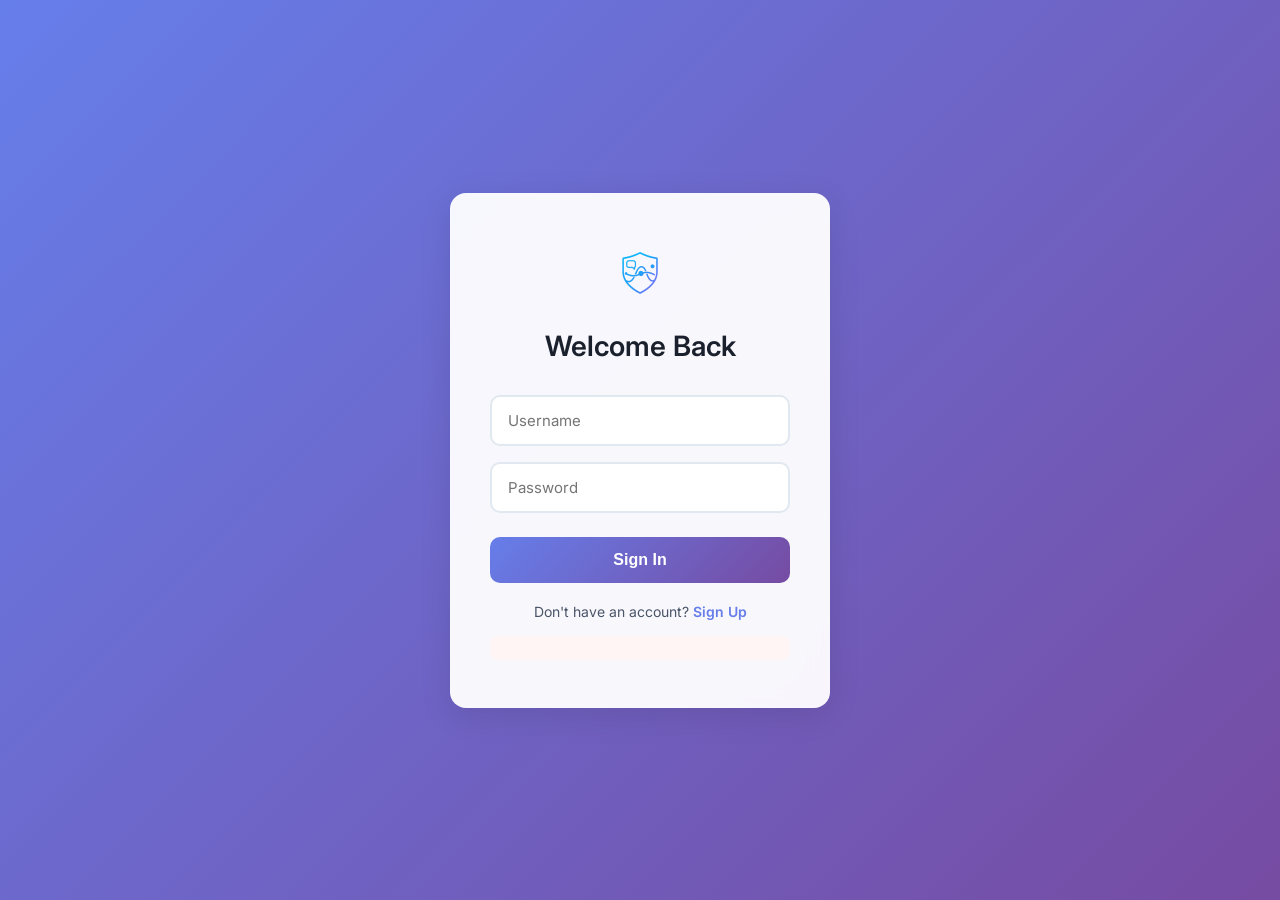
<file: static/index.html>
<!DOCTYPE html>
<html lang="en">

<head>
    <meta charset="UTF-8">
    <meta name="viewport" content="width=device-width, initial-scale=1.0">
    <title>BB84 Chat</title>
    <script src="https://cdn.socket.io/4.7.2/socket.io.min.js"></script>
    <link href="https://fonts.googleapis.com/css2?family=Inter:wght@400;500;600&display=swap" rel="stylesheet">
    <style>
        /* Global Scrollbar Hiding */
        ::-webkit-scrollbar {
            display: none;
        }

        * {
            margin: 0;
            padding: 0;
            box-sizing: border-box;
            -ms-overflow-style: none;
            /* IE and Edge */
            scrollbar-width: none;
            /* Firefox */
        }

        body {
            font-family: 'Inter', -apple-system, sans-serif;
            background: linear-gradient(135deg, #667eea 0%, #764ba2 100%);
            height: 100vh;
            width: 100vw;
            display: flex;
            align-items: center;
            justify-content: center;
            padding: 0;
            margin: 0;
            overflow: hidden;
        }

        .container {
            width: 100%;
            height: 100%;
            max-width: none;
            max-height: none;
            background: white;
            border-radius: 0;
            box-shadow: none;
            overflow: hidden;
            display: flex;
        }

        /* ===== AUTH SCREEN ===== */
        #auth-screen {
            width: 100%;
            display: flex;
            align-items: center;
            justify-content: center;
            background: linear-gradient(135deg, #667eea 0%, #764ba2 100%);
        }

        .auth-box {
            width: 100%;
            max-width: 380px;
            background: rgba(255, 255, 255, 0.95);
            backdrop-filter: blur(10px);
            padding: 48px 40px;
            border-radius: 16px;
            box-shadow: 0 8px 32px rgba(0, 0, 0, 0.1);
        }

        .auth-box h2 {
            font-size: 28px;
            font-weight: 600;
            color: #1a202c;
            margin-bottom: 32px;
            text-align: center;
        }

        .auth-box input {
            width: 100%;
            padding: 14px 16px;
            margin-bottom: 16px;
            border: 2px solid #e2e8f0;
            border-radius: 10px;
            font-size: 15px;
            font-family: 'Inter', sans-serif;
            transition: all 0.2s;
            background: white;
        }

        .auth-box input:focus {
            outline: none;
            border-color: #667eea;
            box-shadow: 0 0 0 3px rgba(102, 126, 234, 0.1);
        }

        .auth-box button {
            width: 100%;
            padding: 14px;
            background: linear-gradient(135deg, #667eea 0%, #764ba2 100%);
            color: white;
            border: none;
            border-radius: 10px;
            font-size: 16px;
            font-weight: 600;
            cursor: pointer;
            transition: transform 0.2s, box-shadow 0.2s;
            margin-top: 8px;
        }

        .auth-box button:hover {
            transform: translateY(-2px);
            box-shadow: 0 8px 20px rgba(102, 126, 234, 0.4);
        }

        .auth-box button:active {
            transform: translateY(0);
        }

        .auth-toggle {
            text-align: center;
            margin-top: 20px;
            font-size: 14px;
            color: #4a5568;
        }

        .auth-toggle a {
            color: #667eea;
            font-weight: 600;
            cursor: pointer;
            text-decoration: none;
            border-bottom: 2px solid transparent;
            transition: border-color 0.2s;
        }

        .auth-toggle a:hover {
            border-bottom-color: #667eea;
        }

        .error {
            color: #e53e3e;
            background: #fff5f5;
            padding: 12px;
            border-radius: 8px;
            text-align: center;
            margin-top: 16px;
            font-size: 14px;
            min-height: 20px;
        }

        /* ===== CHAT SCREEN ===== */
        #chat-screen {
            display: none;
            width: 100%;
            flex-direction: row;
        }

        /* User List Sidebar */
        #users {
            width: 280px;
            background: #f7fafc;
            border-right: 1px solid #e2e8f0;
            display: flex;
            flex-direction: column;
        }

        #users h3 {
            padding: 24px 20px;
            margin: 0;
            background: white;
            border-bottom: 1px solid #e2e8f0;
            font-size: 14px;
            font-weight: 600;
            color: #4a5568;
            text-transform: uppercase;
            letter-spacing: 0.5px;
        }

        #userList {
            list-style: none;
            padding: 8px;
            overflow-y: auto;
        }

        #userList li {
            padding: 12px 16px;
            margin-bottom: 4px;
            border-radius: 8px;
            cursor: pointer;
            transition: all 0.2s;
            display: flex;
            align-items: center;
            gap: 10px;
            font-size: 15px;
            color: #2d3748;
        }

        #userList li::before {
            content: '';
            width: 8px;
            height: 8px;
            background: #48bb78;
            border-radius: 50%;
            flex-shrink: 0;
        }

        #userList li:hover {
            background: #edf2f7;
        }

        #userList li.active {
            background: #667eea;
            color: white;
            font-weight: 500;
        }

        #userList li.active::before {
            background: white;
        }

        /* Chat Window */
        #chat-window {
            flex: 1;
            display: none;
            flex-direction: column;
            background: white;
        }

        #chat-header {
            padding: 20px 24px;
            background: white;
            border-bottom: 1px solid #e2e8f0;
            display: flex;
            justify-content: space-between;
            align-items: center;
        }

        #chat-header h3 {
            margin: 0;
            font-size: 18px;
            font-weight: 600;
            color: #1a202c;
        }

        #clear-history-btn {
            padding: 8px 16px;
            background: #fc8181;
            color: white;
            border: none;
            border-radius: 6px;
            font-size: 13px;
            font-weight: 500;
            cursor: pointer;
            transition: all 0.2s;
        }

        #clear-history-btn:hover {
            background: #f56565;
        }

        /* Messages */
        #messages {
            flex: 1;
            padding: 24px;
            overflow-y: auto;
            background: #fafafa;
            display: flex;
            flex-direction: column;
            gap: 12px;
        }

        #messages::-webkit-scrollbar {
            width: 6px;
        }

        #messages::-webkit-scrollbar-thumb {
            background: #cbd5e0;
            border-radius: 3px;
        }

        .message {
            max-width: 65%;
            padding: 12px 16px;
            border-radius: 12px;
            line-height: 1.5;
            word-wrap: break-word;
            animation: slideIn 0.3s ease;
        }

        @keyframes slideIn {
            from {
                opacity: 0;
                transform: translateY(10px);
            }

            to {
                opacity: 1;
                transform: translateY(0);
            }
        }

        .message.sent {
            background: linear-gradient(135deg, #667eea 0%, #764ba2 100%);
            color: white;
            align-self: flex-end;
            border-bottom-right-radius: 4px;
        }

        .message.received {
            background: white;
            color: #2d3748;
            align-self: flex-start;
            border-bottom-left-radius: 4px;
            box-shadow: 0 1px 3px rgba(0, 0, 0, 0.1);
        }

        .sender-name {
            font-size: 11px;
            font-weight: 600;
            text-transform: uppercase;
            letter-spacing: 0.5px;
            margin-bottom: 4px;
            display: block;
            opacity: 0.8;
        }

        .message p {
            margin: 0;
        }

        #welcome {
            text-align: center;
            color: #a0aec0;
            margin: auto;
            font-size: 15px;
        }

        /* Input Area */
        #input-area {
            padding: 20px 24px;
            background: white;
            border-top: 1px solid #e2e8f0;
            display: flex;
            gap: 12px;
        }

        #input-area input {
            flex: 1;
            padding: 12px 18px;
            border: 2px solid #e2e8f0;
            border-radius: 24px;
            font-size: 15px;
            font-family: 'Inter', sans-serif;
            transition: all 0.2s;
        }

        #input-area input:focus {
            outline: none;
            border-color: #667eea;
            box-shadow: 0 0 0 3px rgba(102, 126, 234, 0.1);
        }

        #input-area button {
            padding: 12px 28px;
            background: linear-gradient(135deg, #667eea 0%, #764ba2 100%);
            color: white;
            border: none;
            border-radius: 24px;
            font-size: 15px;
            font-weight: 600;
            cursor: pointer;
            transition: all 0.2s;
        }

        #input-area button:hover {
            transform: translateY(-2px);
            box-shadow: 0 4px 12px rgba(102, 126, 234, 0.4);
        }

        #input-area button:active {
            transform: translateY(0);
        }

        /* Responsive */
        @media (max-width: 768px) {
            .container {
                height: 100vh;
                max-height: none;
                border-radius: 0;
            }

            #users {
                width: 100%;
                max-height: 40vh;
            }

            #chat-screen {
                flex-direction: column;
            }
        }
    </style>
</head>

<body>
    <link rel="icon" type="image/x-icon" href="/static/favicon.ico">
    <div class="container">
        <!-- Auth Screen -->
        <div id="auth-screen">
            <div id="login-box" class="auth-box">
                <div style="text-align: center; margin-bottom: 20px;">
                    <img src="/static/favicon.ico" alt="Logo" style="width: 64px; height: 64px;">
                </div>
                <h2>Welcome Back</h2>
                <input id="login-username" type="text" placeholder="Username" required>
                <input id="login-password" type="password" placeholder="Password" required>
                <button onclick="login()">Sign In</button>
                <p class="auth-toggle">Don't have an account? <a onclick="toggleAuth('register')">Sign Up</a></p>
                <p id="login-error" class="error"></p>
            </div>
            <div id="register-box" class="auth-box" style="display: none;">
                <h2>Create Account</h2>
                <input id="register-username" type="text" placeholder="Username" required>
                <input id="register-password" type="password" placeholder="Password" required>
                <button onclick="register()">Sign Up</button>
                <p class="auth-toggle">Already have an account? <a onclick="toggleAuth('login')">Sign In</a></p>
                }

                #chat-header {
                padding: 20px 24px;
                background: white;
                border-bottom: 1px solid #e2e8f0;
                display: flex;
                justify-content: space-between;
                align-items: center;
                }

                #chat-header h3 {
                margin: 0;
                font-size: 18px;
                font-weight: 600;
                color: #1a202c;
                }

                #clear-history-btn {
                padding: 8px 16px;
                background: #fc8181;
                color: white;
                border: none;
                border-radius: 6px;
                font-size: 13px;
                font-weight: 500;
                cursor: pointer;
                transition: all 0.2s;
                }

                #clear-history-btn:hover {
                background: #f56565;
                }

                /* Messages */
                #messages {
                flex: 1;
                padding: 24px;
                overflow-y: auto;
                background: #fafafa;
                display: flex;
                flex-direction: column;
                gap: 12px;
                }

                #messages::-webkit-scrollbar {
                width: 6px;
                }

                #messages::-webkit-scrollbar-thumb {
                background: #cbd5e0;
                border-radius: 3px;
                }

                .message {
                max-width: 65%;
                padding: 12px 16px;
                border-radius: 12px;
                line-height: 1.5;
                word-wrap: break-word;
                animation: slideIn 0.3s ease;
                }

                @keyframes slideIn {
                from {
                opacity: 0;
                transform: translateY(10px);
                }

                to {
                opacity: 1;
                transform: translateY(0);
                }
                }

                .message.sent {
                background: linear-gradient(135deg, #667eea 0%, #764ba2 100%);
                color: white;
                align-self: flex-end;
                border-bottom-right-radius: 4px;
                }

                .message.received {
                background: white;
                color: #2d3748;
                align-self: flex-start;
                border-bottom-left-radius: 4px;
                box-shadow: 0 1px 3px rgba(0, 0, 0, 0.1);
                }

                .sender-name {
                font-size: 11px;
                font-weight: 600;
                text-transform: uppercase;
                letter-spacing: 0.5px;
                margin-bottom: 4px;
                display: block;
                opacity: 0.8;
                }

                .message p {
                margin: 0;
                }

                #welcome {
                text-align: center;
                color: #a0aec0;
                margin: auto;
                font-size: 15px;
                }

                /* Input Area */
                #input-area {
                padding: 20px 24px;
                background: white;
                border-top: 1px solid #e2e8f0;
                display: flex;
                gap: 12px;
                }

                #input-area input {
                flex: 1;
                padding: 12px 18px;
                border: 2px solid #e2e8f0;
                border-radius: 24px;
                font-size: 15px;
                font-family: 'Inter', sans-serif;
                transition: all 0.2s;
                }

                #input-area input:focus {
                outline: none;
                border-color: #667eea;
                box-shadow: 0 0 0 3px rgba(102, 126, 234, 0.1);
                }

                #input-area button {
                padding: 12px 28px;
                background: linear-gradient(135deg, #667eea 0%, #764ba2 100%);
                color: white;
                border: none;
                border-radius: 24px;
                font-size: 15px;
                font-weight: 600;
                cursor: pointer;
                transition: all 0.2s;
                }

                #input-area button:hover {
                transform: translateY(-2px);
                box-shadow: 0 4px 12px rgba(102, 126, 234, 0.4);
                }

                #input-area button:active {
                transform: translateY(0);
                }

                /* Responsive */
                @media (max-width: 768px) {
                .container {
                height: 100vh;
                max-height: none;
                border-radius: 0;
                }

                #users {
                width: 100%;
                max-height: 40vh;
                }

                #chat-screen {
                flex-direction: column;
                }
                }
                </style>
                </head>

                <body>
                    <div class="container">
                        <!-- Auth Screen -->
                        <div id="auth-screen">
                            <div id="login-box" class="auth-box">
                                <h2>Welcome Back</h2>
                                <input id="login-username" type="text" placeholder="Username" required>
                                <input id="login-password" type="password" placeholder="Password" required>
                                <button onclick="login()">Sign In</button>
                                <p class="auth-toggle">Don't have an account? <a onclick="toggleAuth('register')">Sign
                                        Up</a></p>
                                <p id="login-error" class="error"></p>
                            </div>
                            <div id="register-box" class="auth-box" style="display: none;">
                                <h2>Create Account</h2>
                                <input id="register-username" type="text" placeholder="Username" required>
                                <input id="register-password" type="password" placeholder="Password" required>
                                <button onclick="register()">Sign Up</button>
                                <p class="auth-toggle">Already have an account? <a onclick="toggleAuth('login')">Sign
                                        In</a></p>
                                <p id="register-error" class="error"></p>
                            </div>
                        </div>

                        <!-- Chat Screen -->
                        <div id="chat-screen">
                            <div id="users">
                                <h3 id="current-user-header">Online Users <span id="user-count">(0)</span></h3>
                                <div id="connection-status"
                                    style="padding: 5px 20px; font-size: 12px; color: #e53e3e; display: none;">
                                    Disconnected</div>
                                <ul id="userList"></ul>
                            </div>
                            <div id="chat-window">
                                <div id="chat-header">
                                    <h3 id="chat-partner-name">Select a user</h3>
                                    <button id="clear-history-btn" onclick="clearChatHistory()">Clear History</button>
                                </div>
                                <div id="messages">
                                    <p id="welcome">Select a user to start chatting</p>
                                </div>
                                <div id="input-area">
                                    <input id="messageInput" type="text" placeholder="Type a message..."
                                        onkeydown="handleKey(event)">
                                    <button onclick="sendMessage()">Send</button>
                                </div>
                            </div>
                        </div>
                    </div>

                    <script>
                        const socket = io({ transports: ['polling'], upgrade: false });
                        let username = null;
                        let currentRecipient = null;
                        const sharedKeys = {};

                        const byId = id => document.getElementById(id);

                        function xorCipher(text, key) {
                            if (!key) return "[DECRYPTION KEY MISSING]";
                            const keyBits = key.split("").map(Number);
                            const keyLen = keyBits.length;
                            try {
                                return text.split("").map((ch, i) =>
                                    String.fromCharCode(ch.charCodeAt(0) ^ keyBits[i % keyLen])
                                ).join("");
                            } catch (e) {
                                console.error("Cipher error:", e);
                                return "[DECRYPTION FAILED]";
                            }
                        }

                        function appendMessage(sender, message) {
                            const msgDiv = document.createElement("div");
                            msgDiv.classList.add("message");
                            msgDiv.classList.add(sender === username ? "sent" : "received");

                            const senderSpan = document.createElement("span");
                            senderSpan.className = "sender-name";
                            senderSpan.textContent = sender;

                            const msgContent = document.createElement("p");
                            msgContent.textContent = message;

                            msgDiv.appendChild(senderSpan);
                            msgDiv.appendChild(msgContent);
                            byId('messages').appendChild(msgDiv);
                            byId('messages').scrollTop = byId('messages').scrollHeight;
                        }

                        function startChatSession(user) {
                            username = user;
                            byId('current-user-header').innerHTML = `Online Users <span id="user-count">(0)</span>`;
                            byId('auth-screen').style.display = 'none';
                            byId('chat-screen').style.display = 'flex';
                            socket.emit("register_user", username);
                        }

                        function toggleAuth(mode) {
                            byId('login-box').style.display = mode === 'login' ? 'block' : 'none';
                            byId('register-box').style.display = mode === 'register' ? 'block' : 'none';
                            byId('login-error').textContent = '';
                            byId('register-error').textContent = '';
                        }

                        async function performAuth(endpoint, user, pass, errorEl) {
                            if (!user || !pass) {
                                errorEl.textContent = 'Please fill in all fields';
                                return;
                            }
                            const response = await fetch(endpoint, {
                                method: 'POST',
                                headers: { 'Content-Type': 'application/json' },
                                body: JSON.stringify({ username: user, password: pass })
                            });
                            const data = await response.json();
                            if (data.success) {
                                startChatSession(user);
                            } else {
                                errorEl.textContent = data.error || 'Authentication failed';
                            }
                        }

                        function login() {
                            performAuth('/login', byId('login-username').value.trim(), byId('login-password').value.trim(), byId('login-error'));
                        }

                        function register() {
                            performAuth('/register', byId('register-username').value.trim(), byId('register-password').value.trim(), byId('register-error'));
                        }

                        function clearChatHistory() {
                            if (currentRecipient) {
                                if (confirm(`Clear all chat history with ${currentRecipient}?`)) {
                                    socket.emit("clear_history", { user1: username, user2: currentRecipient });
                                }
                            }
                        }

                        // Connection Status Handling
                        socket.on("connect", () => {
                            const statusEl = byId('connection-status');
                            statusEl.style.display = 'block';
                            statusEl.textContent = "Connected";
                            statusEl.style.color = "#48bb78";
                            if (username) {
                                socket.emit("register_user", username);
                            }
                        });

                        socket.on("disconnect", () => {
                            const statusEl = byId('connection-status');
                            statusEl.style.display = 'block';
                            statusEl.textContent = "Disconnected";
                            statusEl.style.color = "#e53e3e";
                        });

                        socket.on("update_users", users => {
                            const userList = byId('userList');
                            userList.innerHTML = "";
                            let recipientIsOnline = false;

                            // Update count
                            const countEl = byId('user-count');
                            if (countEl) countEl.textContent = `(${users.length})`;

                            users.forEach(u => {
                                if (u === username) return;
                                if (u === currentRecipient) recipientIsOnline = true;

                                const li = document.createElement("li");
                                li.textContent = u;
                                if (u === currentRecipient) li.classList.add('active');

                                li.onclick = () => {
                                    if (currentRecipient === u) return;
                                    currentRecipient = u;

                                    document.querySelectorAll('#userList li').forEach(item => item.classList.remove('active'));
                                    li.classList.add('active');

                                    byId('chat-partner-name').textContent = `Chat with ${currentRecipient}`;
                                    byId('messages').innerHTML = "";
                                    byId('chat-window').style.display = "flex";

                                    socket.emit("get_history", { user1: username, user2: currentRecipient });
                                };
                                userList.appendChild(li);
                            });

                            if (!recipientIsOnline && currentRecipient) {
                                currentRecipient = null;
                                byId('chat-window').style.display = "none";
                            }
                        });

                        socket.on("chat_history", data => {
                            const { history, key } = data;
                            sharedKeys[currentRecipient] = key;
                            byId('messages').innerHTML = "";
                            history.forEach(msg => appendMessage(msg.sender, msg.message));
                        });

                        socket.on("history_cleared", () => {
                            byId('messages').innerHTML = "";
                        });

                        socket.on("receive_message", data => {
                            const partner = data.sender === username ? currentRecipient : data.sender;
                            if (partner && data.key) {
                                sharedKeys[partner] = data.key;
                            }

                            let displayMsg = data.message;
                            if (data.sender !== username) {
                                const key = sharedKeys[data.sender];
                                displayMsg = xorCipher(data.message, key);
                            }

                            if (data.sender === currentRecipient || (data.sender === username && partner === currentRecipient)) {
                                appendMessage(data.sender, displayMsg);
                            }
                        });

                        function sendMessage() {
                            const input = byId('messageInput');
                            const text = input.value.trim();
                            if (text && currentRecipient) {
                                socket.emit("send_message", {
                                    sender: username,
                                    recipient: currentRecipient,
                                    message: text
                                });
                                input.value = "";
                            }
                        }

                        function handleKey(event) {
                            if (event.key === 'Enter') {
                                sendMessage();
                            }
                        }
                    </script>
                </body>

</html>
</file>
